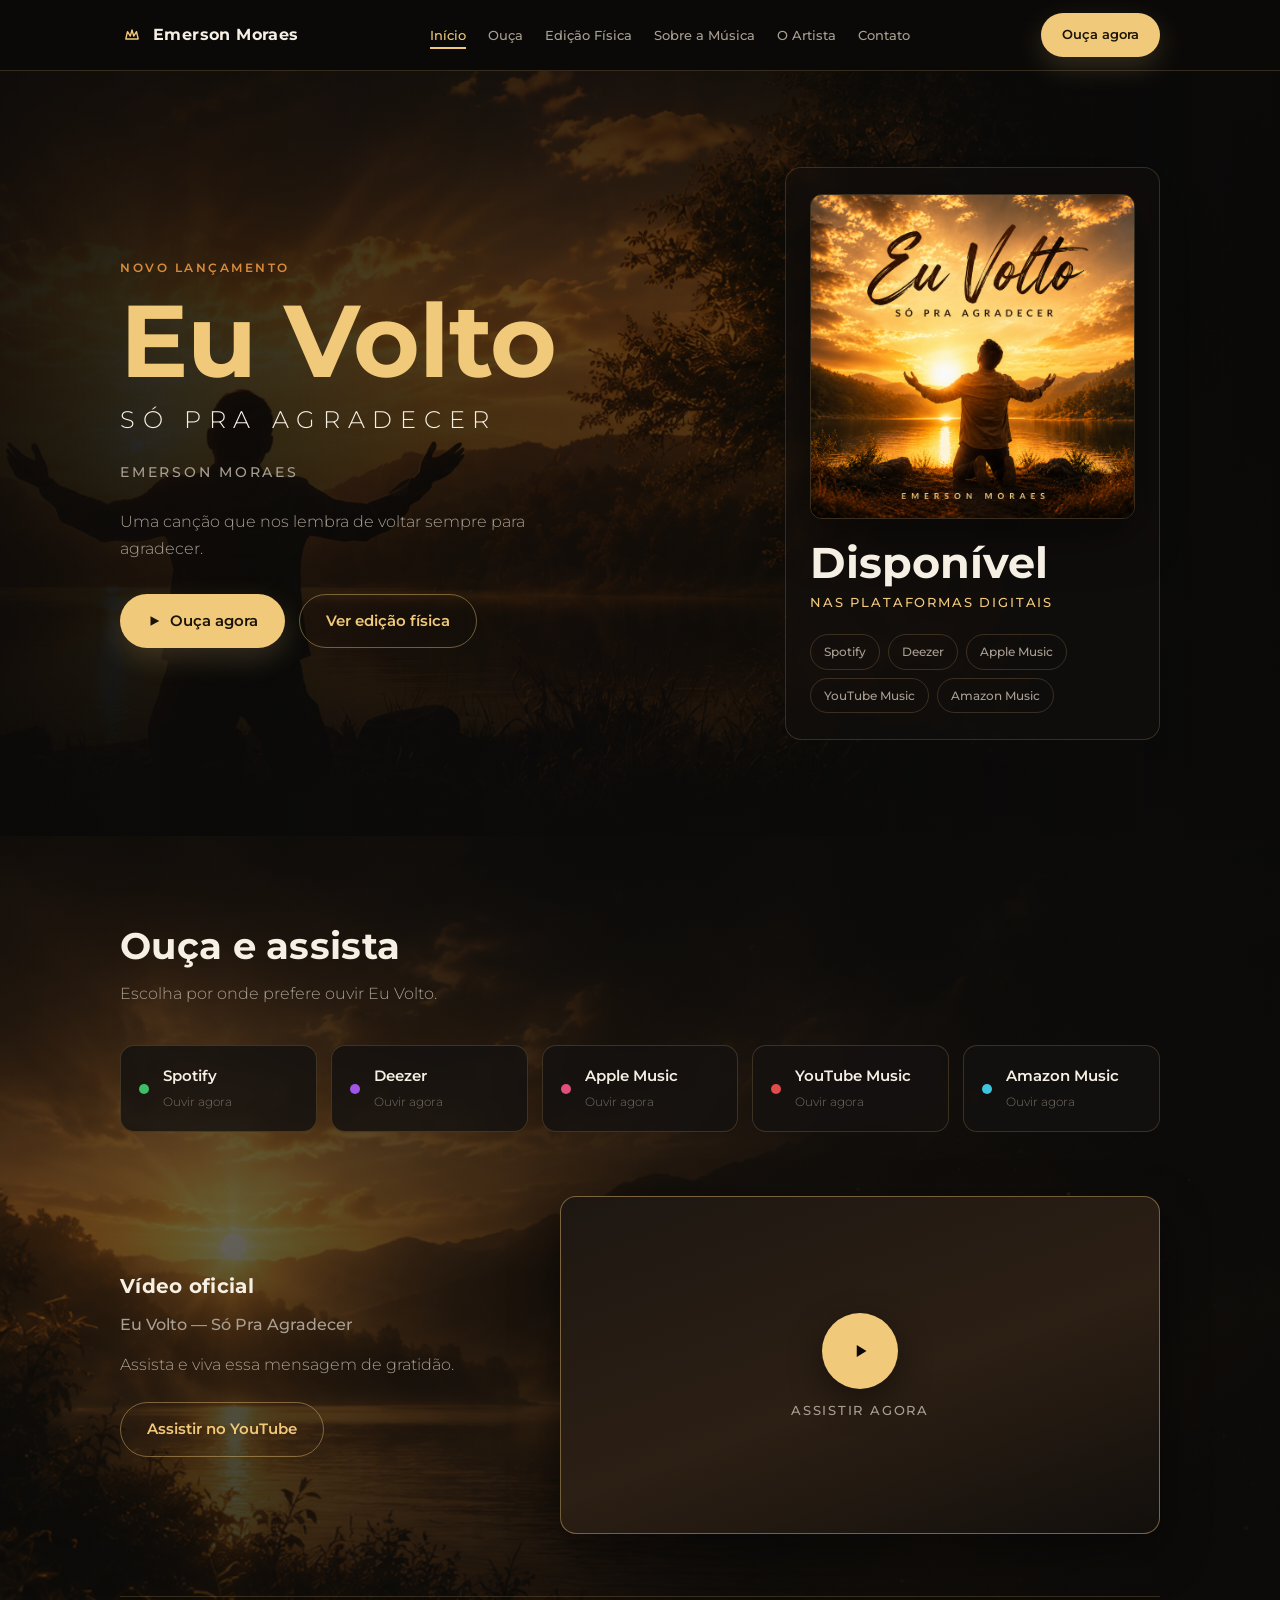
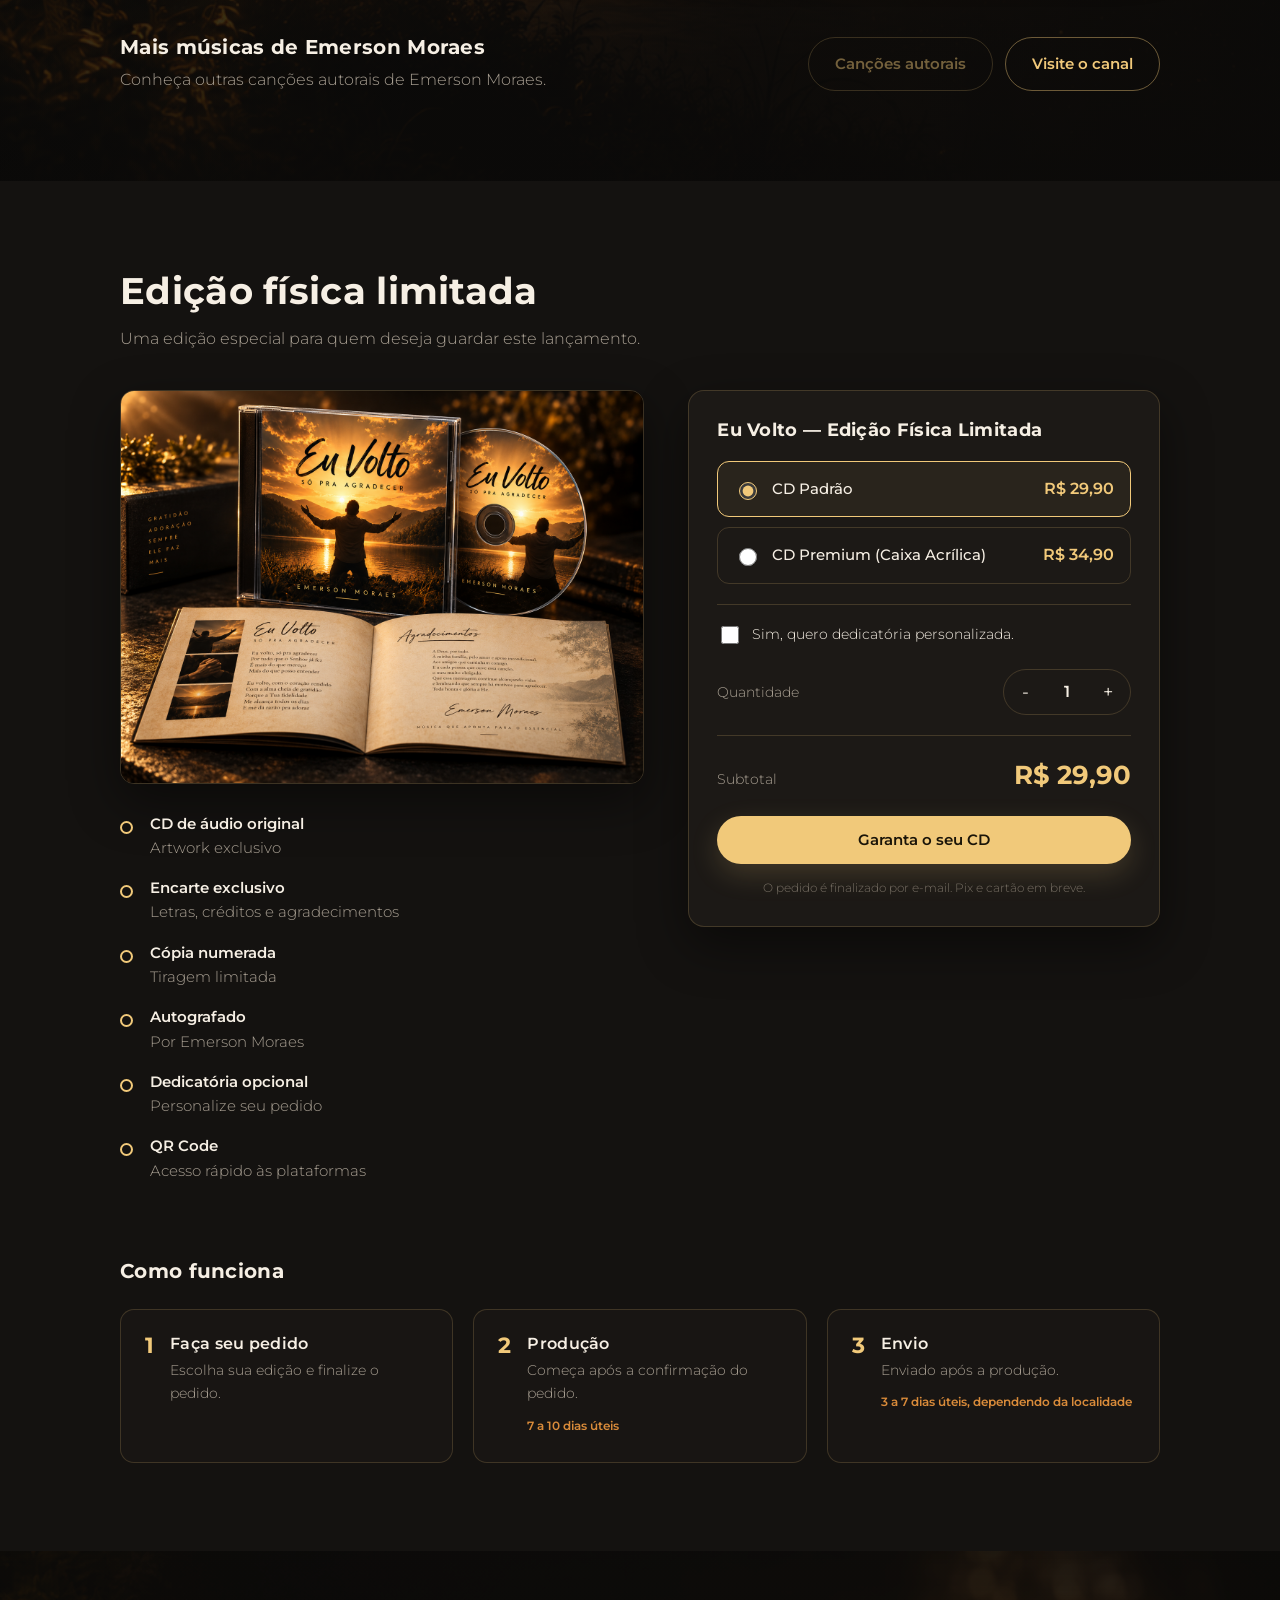
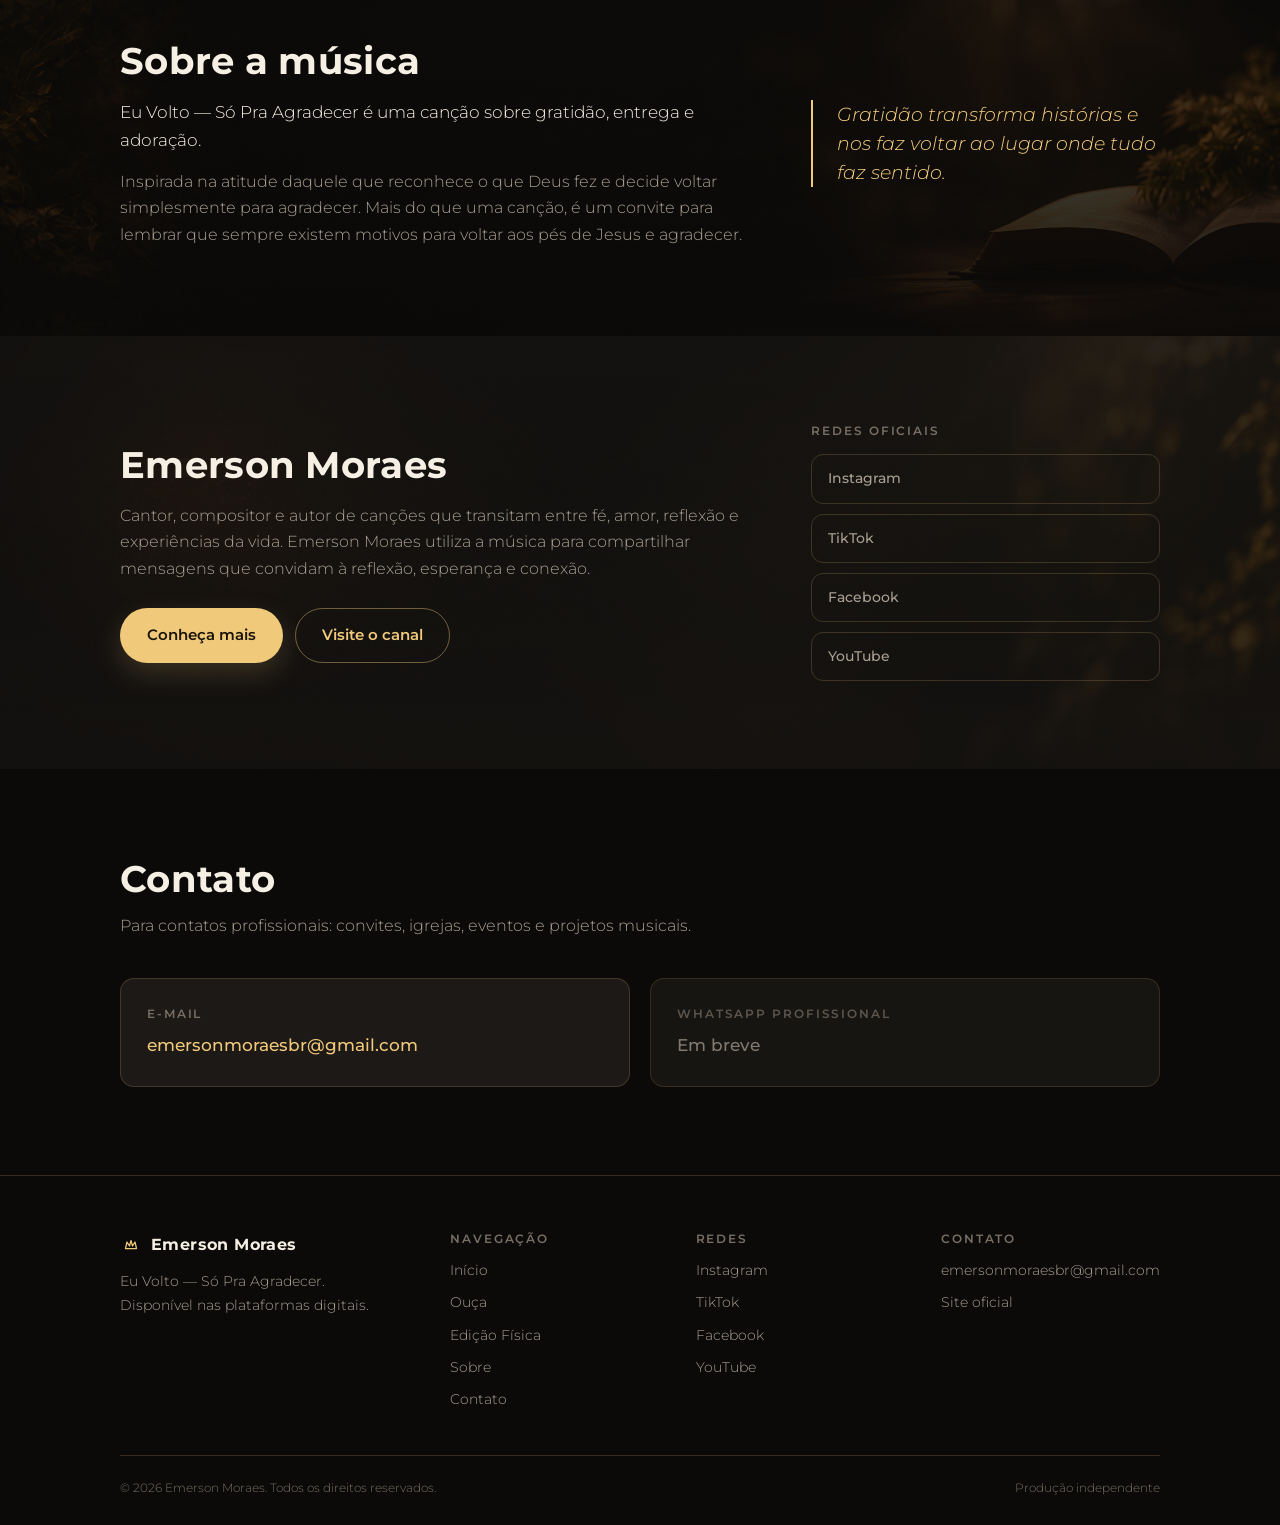
<file: eu-volto/index.html>
<!DOCTYPE html>
<html lang="pt-BR">
<head>
<meta charset="UTF-8" />
<meta name="viewport" content="width=device-width, initial-scale=1.0" />
<title>Eu Volto — Emerson Moraes | Só Pra Agradecer</title>
<meta name="description" content="Ouça Eu Volto — Só Pra Agradecer, lançamento de Emerson Moraes. Uma canção de entrega, gratidão e adoração, disponível nas principais plataformas digitais." />
<link rel="canonical" href="https://emersonmoraesbr.github.io/emersonmoraes/eu-volto/" />

<meta property="og:type" content="music.song" />
<meta property="og:title" content="Eu Volto — Emerson Moraes | Só Pra Agradecer" />
<meta property="og:description" content="Uma canção que nos lembra de voltar sempre para agradecer. Já disponível nas plataformas digitais." />
<meta property="og:url" content="https://emersonmoraesbr.github.io/emersonmoraes/eu-volto/" />
<meta property="og:locale" content="pt_BR" />
<meta property="og:image" content="https://emersonmoraesbr.github.io/emersonmoraes/eu-volto/Capa_Eu_Volto_Emerson_Moraes_3000x3000_RGB.jpg" />
<meta name="twitter:card" content="summary_large_image" />
<meta name="twitter:title" content="Eu Volto — Emerson Moraes | Só Pra Agradecer" />
<meta name="twitter:description" content="Uma canção de entrega, gratidão e adoração. Ouça agora nas plataformas digitais." />
<meta name="twitter:image" content="https://emersonmoraesbr.github.io/emersonmoraes/eu-volto/Capa_Eu_Volto_Emerson_Moraes_3000x3000_RGB.jpg" />

<link rel="preconnect" href="https://fonts.googleapis.com" />
<link rel="preconnect" href="https://fonts.gstatic.com" crossorigin />
<link href="https://fonts.googleapis.com/css2?family=Montserrat:wght@300;400;500;600;700&display=swap" rel="stylesheet" />
<link rel="stylesheet" href="assets/css/style.css" />

<!-- GA4: sem ID por enquanto. Cole aqui o snippet gtag.js quando a conta existir;
os eventos ja estao mapeados em assets/js/main.js (trackEvent). -->
</head>
<body>
<a class="skip-link" href="#inicio">Pular para o conteúdo</a>

<header class="site-header">
<div class="wrap header-row">
<a class="brand" href="../" aria-label="Ir para o site oficial de Emerson Moraes">
<svg width="24" height="18" viewBox="0 0 64 64" fill="none" aria-hidden="true"><path d="M10 46 L16 20 L26 36 L32 14 L38 36 L48 20 L54 46 Z" stroke="currentColor" stroke-width="5" stroke-linejoin="round"/></svg>
Emerson Moraes
</a>

<nav class="main-nav" aria-label="Navegação principal">
<ul>
<li><a href="#inicio">Início</a></li>
<li><a href="#ouca">Ouça</a></li>
<li><a href="#edicao-fisica">Edição Física</a></li>
<li><a href="#sobre-musica">Sobre a Música</a></li>
<li><a href="#artista">O Artista</a></li>
<li><a href="#contato">Contato</a></li>
</ul>
</nav>

<div class="header-end">
<a class="btn btn-gold btn-sm" href="#ouca" data-track="ouca-agora">Ouça agora</a>
<button class="nav-toggle" aria-label="Abrir menu" aria-expanded="false" aria-controls="mobile-nav">
<svg width="18" height="14" viewBox="0 0 18 14" fill="none" aria-hidden="true"><path d="M0 1H18M0 7H18M0 13H18" stroke="currentColor" stroke-width="2"/></svg>
</button>
</div>
</div>

<nav id="mobile-nav" class="mobile-nav" aria-label="Navegação mobile">
<ul>
<li><a href="#inicio">Início</a></li>
<li><a href="#ouca">Ouça</a></li>
<li><a href="#edicao-fisica">Edição Física</a></li>
<li><a href="#sobre-musica">Sobre a Música</a></li>
<li><a href="#artista">O Artista</a></li>
<li><a href="#contato">Contato</a></li>
</ul>
</nav>
</header>

<main>

<section id="inicio" class="hero">
<div class="hero-sky" aria-hidden="true"></div>
<div class="wrap hero-inner">
<div class="hero-copy">
<p class="hero-tag">Novo lançamento</p>
<h1 class="hero-title">Eu Volto</h1>
<p class="hero-sub">Só Pra Agradecer</p>
<p class="hero-artist">Emerson Moraes</p>
<p class="hero-lede">Uma canção que nos lembra de voltar sempre para agradecer.</p>
<div class="hero-actions">
<a class="btn btn-gold" href="#ouca" data-track="ouca-agora">
<svg width="14" height="14" viewBox="0 0 16 16" aria-hidden="true"><path d="M4 2.5v11l10-5.5-10-5.5Z" fill="currentColor"/></svg>
Ouça agora
</a>
<a class="btn btn-line" href="#edicao-fisica">Ver edição física</a>
</div>
</div>

<aside class="hero-status" aria-label="Disponibilidade">
<img class="hero-cover" src="Capa_Eu_Volto_Emerson_Moraes_3000x3000_RGB.jpg" alt="Capa oficial do single Eu Volto — Só Pra Agradecer, de Emerson Moraes" width="600" height="600" fetchpriority="high" />
<p class="status-big">Disponível</p>
<p class="status-small">nas plataformas digitais</p>
<div class="chip-row">
<a class="chip" data-stream="spotify" href="#">Spotify</a>
<a class="chip" data-stream="deezer" href="#">Deezer</a>
<a class="chip" data-stream="appleMusic" href="#">Apple Music</a>
<a class="chip" data-stream="youtubeMusic" href="#">YouTube Music</a>
<a class="chip" data-stream="amazonMusic" href="#">Amazon Music</a>
</div>
</aside>
</div>
</section>

<section id="ouca" class="band">
<div class="wrap">
<div class="head reveal">
<h2>Ouça e assista</h2>
<p>Escolha por onde prefere ouvir Eu Volto.</p>
</div>

<div class="stream-grid reveal">
<a class="stream" data-stream="spotify" href="#"><span class="dot" style="background:#3fbf65"></span><span><strong>Spotify</strong><em>Ouvir agora</em></span></a>
<a class="stream" data-stream="deezer" href="#"><span class="dot" style="background:#a154e8"></span><span><strong>Deezer</strong><em>Ouvir agora</em></span></a>
<a class="stream" data-stream="appleMusic" href="#"><span class="dot" style="background:#e0507f"></span><span><strong>Apple Music</strong><em>Ouvir agora</em></span></a>
<a class="stream" data-stream="youtubeMusic" href="#"><span class="dot" style="background:#e04b4b"></span><span><strong>YouTube Music</strong><em>Ouvir agora</em></span></a>
<a class="stream" data-stream="amazonMusic" href="#"><span class="dot" style="background:#3fc4e0"></span><span><strong>Amazon Music</strong><em>Ouvir agora</em></span></a>
</div>

<div class="video-row reveal">
<div class="video-copy">
<h3>Vídeo oficial</h3>
<p class="video-tag">Eu Volto — Só Pra Agradecer</p>
<p>Assista e viva essa mensagem de gratidão.</p>
<a class="btn btn-line" data-yt="video" href="#" target="_blank" rel="noopener noreferrer">Assistir no YouTube</a>
</div>
<div class="video-frame" id="video-frame">
<button class="play" type="button" aria-label="Carregar e assistir o vídeo oficial de Eu Volto">
<span class="play-circle"><svg viewBox="0 0 24 24" width="26" height="26" aria-hidden="true"><path d="M9 6.5v11l9-5.5-9-5.5Z" fill="#0b0a09"/></svg></span>
<span class="play-label">Assistir agora</span>
</button>
</div>
</div>

<div class="more reveal">
<div>
<h3>Mais músicas de Emerson Moraes</h3>
<p>Conheça outras canções autorais de Emerson Moraes.</p>
</div>
<div class="more-actions">
<a class="btn btn-line" data-yt="playlist" href="#" target="_blank" rel="noopener noreferrer">Canções autorais</a>
<a class="btn btn-line" data-yt="canal" href="#" target="_blank" rel="noopener noreferrer">Visite o canal</a>
</div>
</div>
</div>
</section>

<section id="edicao-fisica" class="band alt">
<div class="wrap">
<div class="head reveal">
<h2>Edição física limitada</h2>
<p>Uma edição especial para quem deseja guardar este lançamento.</p>
</div>

<div class="phys-grid reveal">
<div>
<img class="phys-art" src="ArteCapa.png" alt="Edição física de Eu Volto: CD, encarte aberto e caixa" loading="lazy" width="1200" height="800" />
<ul class="feat-list">
<li><strong>CD de áudio original</strong>Artwork exclusivo</li>
<li><strong>Encarte exclusivo</strong>Letras, créditos e agradecimentos</li>
<li><strong>Cópia numerada</strong>Tiragem limitada</li>
<li><strong>Autografado</strong>Por Emerson Moraes</li>
<li><strong>Dedicatória opcional</strong>Personalize seu pedido</li>
<li><strong>QR Code</strong>Acesso rápido às plataformas</li>
</ul>
</div>

<div class="product">
<h3>Eu Volto — Edição Física Limitada</h3>

<div class="opts">
<label class="opt">
<input type="radio" name="edicao" value="standard" checked />
<span class="opt-name">CD Padrão</span>
<span class="opt-price" data-price="standard"></span>
</label>
<label class="opt">
<input type="radio" name="edicao" value="premium" />
<span class="opt-name">CD Premium (Caixa Acrílica)</span>
<span class="opt-price" data-price="premium"></span>
</label>
</div>

<div class="dedic">
<label class="dedic-check">
<input type="checkbox" id="dedic-check" />
Sim, quero dedicatória personalizada.
</label>
<div class="dedic-fields" id="dedic-fields">
<label for="dedic-text">Como deseja a dedicatória?</label>
<textarea id="dedic-text" rows="2" maxlength="50" placeholder="Ex.: Para minha família, com gratidão."></textarea>
<div class="char-count" id="char-count">0/50</div>
</div>
</div>

<div class="qty-row">
<span class="qty-label" id="qty-label">Quantidade</span>
<div class="qty" role="group" aria-labelledby="qty-label">
<button type="button" id="qty-minus" aria-label="Diminuir quantidade">-</button>
<span id="qty-value" aria-live="polite">1</span>
<button type="button" id="qty-plus" aria-label="Aumentar quantidade">+</button>
</div>
</div>

<div class="subtotal">
<span>Subtotal</span>
<strong id="subtotal">R$ 0,00</strong>
</div>

<button class="btn btn-gold btn-block" type="button" id="buy" data-track="comprar">Garanta o seu CD</button>
<p class="note">O pedido é finalizado por e-mail. Pix e cartão em breve.</p>
</div>
</div>

<div class="steps reveal">
<h3>Como funciona</h3>
<ol>
<li><span class="n">1</span><div><h4>Faça seu pedido</h4><p>Escolha sua edição e finalize o pedido.</p></div></li>
<li><span class="n">2</span><div><h4>Produção</h4><p>Começa após a confirmação do pedido.</p><span class="eta" id="prazo-producao"></span></div></li>
<li><span class="n">3</span><div><h4>Envio</h4><p>Enviado após a produção.</p><span class="eta" id="prazo-envio"></span></div></li>
</ol>
</div>
</div>
</section>

<section id="sobre-musica" class="band">
<div class="wrap">
<div class="about reveal">
<div>
<h2>Sobre a música</h2>
<p class="lede">Eu Volto — Só Pra Agradecer é uma canção sobre gratidão, entrega e adoração.</p>
<p>Inspirada na atitude daquele que reconhece o que Deus fez e decide voltar simplesmente para agradecer. Mais do que uma canção, é um convite para lembrar que sempre existem motivos para voltar aos pés de Jesus e agradecer.</p>
</div>
<blockquote class="quote">
Gratidão transforma histórias e nos faz voltar ao lugar onde tudo faz sentido.
</blockquote>
</div>
</div>
</section>

<section id="artista" class="band alt">
<div class="wrap">
<div class="artist reveal">
<div>
<h2>Emerson Moraes</h2>
<p>Cantor, compositor e autor de canções que transitam entre fé, amor, reflexão e experiências da vida. Emerson Moraes utiliza a música para compartilhar mensagens que convidam à reflexão, esperança e conexão.</p>
<div class="artist-actions">
<a class="btn btn-gold" href="../">Conheça mais</a>
<a class="btn btn-line" data-yt="canal" href="#" target="_blank" rel="noopener noreferrer">Visite o canal</a>
</div>
</div>
<div class="social-col">
<h4>Redes oficiais</h4>
<a href="https://www.instagram.com/emersonmoraesrj/" target="_blank" rel="noopener noreferrer" data-social="instagram">Instagram</a>
<a href="https://www.tiktok.com/@emersonmoraes.br" target="_blank" rel="noopener noreferrer" data-social="tiktok">TikTok</a>
<a href="https://www.facebook.com/EmersonDMoraes" target="_blank" rel="noopener noreferrer" data-social="facebook">Facebook</a>
<a href="https://www.youtube.com/@emersonmoraesbr" target="_blank" rel="noopener noreferrer" data-yt="canal">YouTube</a>
</div>
</div>
</div>
</section>

<section id="contato" class="band">
<div class="wrap">
<div class="head reveal">
<h2>Contato</h2>
<p>Para contatos profissionais: convites, igrejas, eventos e projetos musicais.</p>
</div>
<div class="contact-grid reveal">
<a class="contact-card" href="mailto:emersonmoraesbr@gmail.com" data-track="email">
<span class="c-label">E-mail</span>
<span class="c-value">emersonmoraesbr@gmail.com</span>
</a>
<div class="contact-card muted">
<span class="c-label">WhatsApp profissional</span>
<span class="c-value">Em breve</span>
</div>
</div>
</div>
</section>

</main>

<footer class="site-footer">
<div class="wrap">
<div class="foot-top">
<div>
<a class="brand" href="../">
<svg width="22" height="16" viewBox="0 0 64 64" fill="none" aria-hidden="true"><path d="M10 46 L16 20 L26 36 L32 14 L38 36 L48 20 L54 46 Z" stroke="currentColor" stroke-width="5" stroke-linejoin="round"/></svg>
Emerson Moraes
</a>
<p>Eu Volto — Só Pra Agradecer.<br />Disponível nas plataformas digitais.</p>
</div>
<div class="foot-col">
<h5>Navegação</h5>
<a href="#inicio">Início</a>
<a href="#ouca">Ouça</a>
<a href="#edicao-fisica">Edição Física</a>
<a href="#sobre-musica">Sobre</a>
<a href="#contato">Contato</a>
</div>
<div class="foot-col">
<h5>Redes</h5>
<a href="https://www.instagram.com/emersonmoraesrj/" target="_blank" rel="noopener noreferrer" data-social="instagram">Instagram</a>
<a href="https://www.tiktok.com/@emersonmoraes.br" target="_blank" rel="noopener noreferrer" data-social="tiktok">TikTok</a>
<a href="https://www.facebook.com/EmersonDMoraes" target="_blank" rel="noopener noreferrer" data-social="facebook">Facebook</a>
<a href="https://www.youtube.com/@emersonmoraesbr" target="_blank" rel="noopener noreferrer" data-yt="canal">YouTube</a>
</div>
<div class="foot-col">
<h5>Contato</h5>
<a href="mailto:emersonmoraesbr@gmail.com" data-track="email">emersonmoraesbr@gmail.com</a>
<a href="../">Site oficial</a>
</div>
</div>
<div class="foot-bottom">
<span>&copy; 2026 Emerson Moraes. Todos os direitos reservados.</span>
<span>Produção independente</span>
</div>
</div>
</footer>

<script src="assets/js/main.js" defer></script>
</body>
</html>
</file>
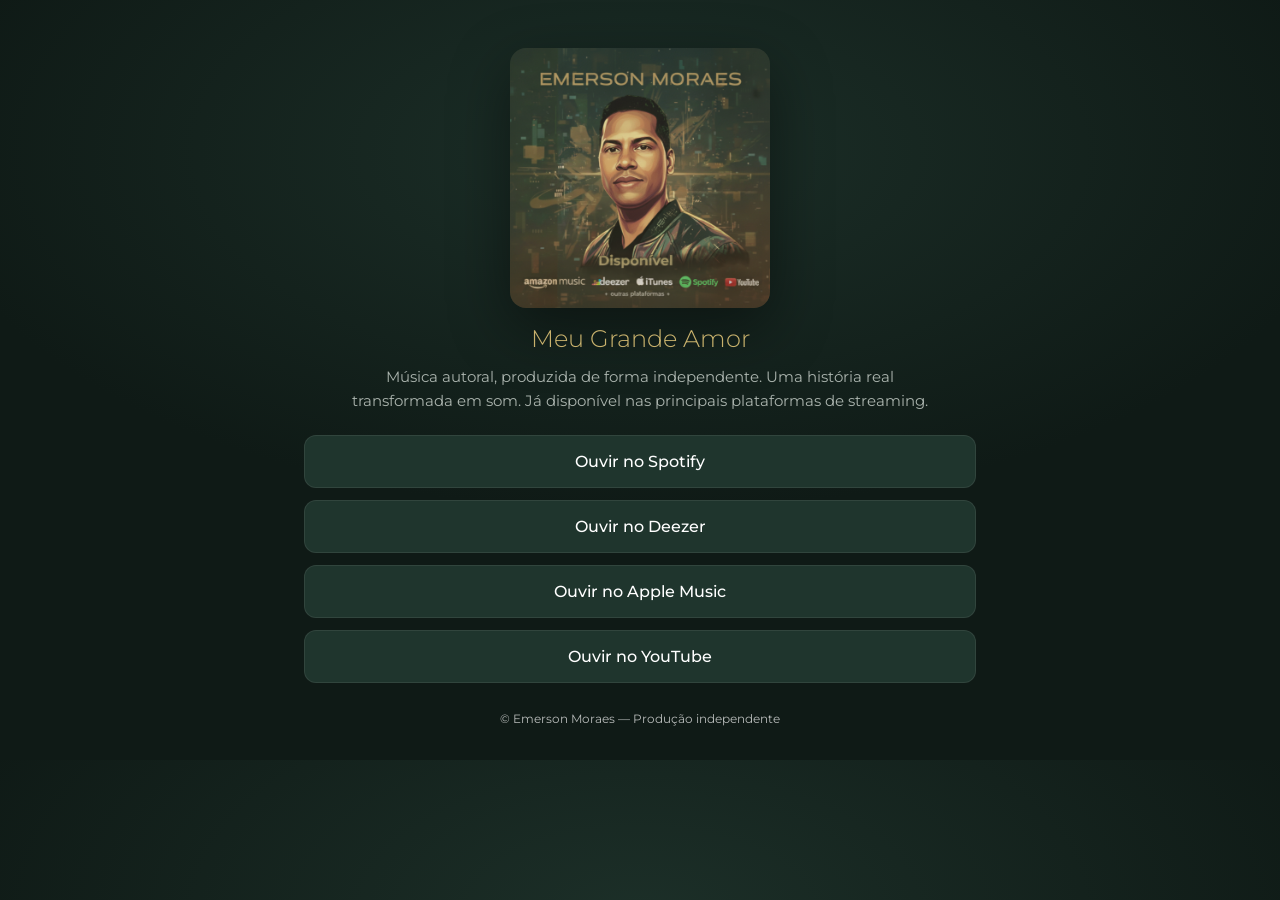
<file: meu-grande-amor/index.html>
<!DOCTYPE html>
<html lang="pt-BR">
<head>
  <meta charset="UTF-8" />
  <meta name="viewport" content="width=device-width, initial-scale=1.0"/>

  <title>Emerson Moraes • Lançamento</title>

  <link
    href="https://fonts.googleapis.com/css2?family=Montserrat:wght@300;500;700&display=swap"
    rel="stylesheet"
  >

  <style>
    :root{
      --bg:#0f1a16;
      --gold:#c9b26d;
      --muted:#aab3ad;
      --card:#16231e;
      --btn:#1f352d;
      --btnHover:#2a4a3e;
    }

    *{
      box-sizing:border-box;
    }

    body{
      margin:0;
      font-family:'Montserrat',sans-serif;
      background:radial-gradient(
        1200px 600px at 50% 20%,
        #1c2f28 0%,
        var(--bg) 60%
      );
      color:#fff;
    }

    .wrap{
      max-width:720px;
      margin:0 auto;
      padding:24px;
      text-align:center;
    }

    .cover{
      margin:24px auto 16px;
      max-width:260px;
      border-radius:16px;
      overflow:hidden;
      box-shadow:0 20px 60px rgba(0,0,0,.45);
    }

    .cover img{
      width:100%;
      height:auto;
      display:block;
    }

    h1{
      margin:18px 0 6px;
      font-size:28px;
      letter-spacing:.5px;
    }

    h2{
      margin:0 0 12px;
      font-weight:300;
      color:var(--gold);
    }

    p{
      margin:0 auto 22px;
      max-width:580px;
      color:var(--muted);
      line-height:1.6;
      font-size:15px;
    }

    .btns{
      display:grid;
      gap:12px;
      margin:10px 0 28px;
    }

    .btn{
      padding:16px 18px;
      background:var(--btn);
      border-radius:12px;
      text-decoration:none;
      color:#fff;
      font-weight:500;
      transition:.2s ease;
      border:1px solid rgba(255,255,255,.08);
    }

    .btn:hover{
      background:var(--btnHover);
    }

    footer{
      opacity:.7;
      font-size:12px;
      padding-bottom:10px;
    }
  </style>
</head>

<body>
  <main class="wrap">

    <div class="cover">
      <img
        src="EmersonMoraesDisponivel.png"
        alt="Capa do lançamento"
      >
    </div>

    <h2>Meu Grande Amor</h2>

    <p>
      Música autoral, produzida de forma independente.
      Uma história real transformada em som.
      Já disponível nas principais plataformas de streaming.
    </p>

    <section class="btns">
      <a
        class="btn"
        href="https://open.spotify.com/intl-pt/album/5nqEYiVuPJf6mYp9H5uqPb?si=lOpy5wTQRz-5p2_WA6RIPw"
        target="_blank"
      >
        Ouvir no Spotify
      </a>

      <a
        class="btn"
        href="https://link.deezer.com/s/327YM9XAGCofOwdxJ6c5O"
        target="_blank"
      >
        Ouvir no Deezer
      </a>

      <a
        class="btn"
        href="https://music.apple.com/br/album/meu-grande-amor-single/1862869097"
        target="_blank"
      >
        Ouvir no Apple Music
      </a>

      <a
        class="btn"
        href="https://music.youtube.com/watch?v=mljhM9efieg&si=-3dbnBMDPRnHYOIE"
        target="_blank"
      >
        Ouvir no YouTube
      </a>
    </section>

    <footer>
      © Emerson Moraes — Produção independente
    </footer>

  </main>
</body>
</html>
</file>
<file: eu-volto/assets/css/style.css>
/* Eu Volto — Só Pra Agradecer | Emerson Moraes
   Landing do lançamento. Identidade: Montserrat + dourado do site oficial. */

:root{
--black:#0b0a09;
--graphite:#141210;
--graphite-2:#1c1916;
--gold:#f1c97a;
--gold-deep:#c9a35a;
--amber:#d98b3a;
--cream:#f6efe4;
--muted:#a89f92;
--muted-2:#776f64;
--stroke:rgba(241,201,122,.18);
--stroke-strong:rgba(241,201,122,.42);
--shadow:0 18px 50px rgba(0,0,0,.45);
--header-h:70px;
--radius:16px;
}

*{box-sizing:border-box}

html{scroll-behavior:smooth;scroll-padding-top:calc(var(--header-h) + 10px)}

body{
margin:0;
font-family:'Montserrat',system-ui,-apple-system,sans-serif;
font-weight:300;
color:var(--cream);
background:var(--black);
line-height:1.65;
-webkit-font-smoothing:antialiased;
overflow-x:hidden;
}

img{max-width:100%;display:block}
a{color:inherit;text-decoration:none}
ul,ol{margin:0;padding:0;list-style:none}
button{font-family:inherit}

.wrap{width:100%;max-width:1080px;margin:0 auto;padding:0 20px}

h1,h2,h3,h4,h5{margin:0;font-weight:700;letter-spacing:.3px;line-height:1.2}
h2{font-size:clamp(1.6rem,4vw,2.3rem)}
h3{font-size:1.25rem}

.skip-link{position:absolute;left:-999px;top:0;z-index:999;background:var(--gold);color:var(--black);padding:12px 18px;font-weight:700;border-radius:0 0 10px 0}
.skip-link:focus{left:0}
:focus-visible{outline:2px solid var(--gold);outline-offset:3px}

/* ---------- botões ---------- */
.btn{
display:inline-flex;align-items:center;justify-content:center;gap:9px;
min-height:48px;padding:14px 26px;border-radius:999px;
font-weight:600;font-size:.92rem;cursor:pointer;
border:1px solid transparent;
transition:background .2s ease,border-color .2s ease,color .2s ease,box-shadow .2s ease;
}
.btn-gold{background:var(--gold);color:#1a1408;box-shadow:0 10px 28px rgba(241,201,122,.18)}
.btn-gold:hover{background:#f7d891;box-shadow:0 14px 34px rgba(241,201,122,.28)}
.btn-line{border-color:var(--stroke-strong);color:var(--gold)}
.btn-line:hover{background:rgba(241,201,122,.08)}
.btn-sm{min-height:40px;padding:10px 20px;font-size:.83rem}
.btn-block{width:100%}
.btn[aria-disabled="true"]{opacity:.45;cursor:not-allowed}

/* ---------- header ---------- */
.site-header{
position:sticky;top:0;z-index:500;
background:rgba(11,10,9,.82);
backdrop-filter:blur(14px);
-webkit-backdrop-filter:blur(14px);
border-bottom:1px solid var(--stroke);
}
.header-row{height:var(--header-h);display:flex;align-items:center;justify-content:space-between;gap:20px}
.brand{display:flex;align-items:center;gap:9px;font-weight:700;font-size:1rem;letter-spacing:.4px;white-space:nowrap;color:var(--cream)}
.brand svg{color:var(--gold);flex-shrink:0}
.brand:hover{color:var(--gold)}

.main-nav ul{display:flex;gap:22px}
.main-nav a{font-size:.82rem;font-weight:500;color:var(--muted);padding:6px 0;position:relative;transition:color .2s ease}
.main-nav a::after{content:"";position:absolute;left:0;right:0;bottom:0;height:2px;background:var(--gold);transform:scaleX(0);transform-origin:left;transition:transform .25s ease}
.main-nav a:hover{color:var(--cream)}
.main-nav a.active{color:var(--gold)}
.main-nav a.active::after{transform:scaleX(1)}

.header-end{display:flex;align-items:center;gap:12px}
.nav-toggle{display:none;width:44px;height:44px;align-items:center;justify-content:center;background:transparent;border:1px solid var(--stroke-strong);border-radius:10px;color:var(--cream);cursor:pointer}

.mobile-nav{display:none}

@media (max-width:900px){
.main-nav{display:none}
.nav-toggle{display:flex}
.mobile-nav{display:block;position:fixed;inset:var(--header-h) 0 auto 0;background:rgba(11,10,9,.98);border-bottom:1px solid var(--stroke);opacity:0;transform:translateY(-10px);pointer-events:none;transition:opacity .22s ease,transform .22s ease}
.mobile-nav.open{opacity:1;transform:translateY(0);pointer-events:auto}
.mobile-nav ul{padding:14px 20px 24px}
.mobile-nav a{display:block;padding:15px 2px;font-size:1.02rem;font-weight:500;border-bottom:1px solid var(--stroke)}
.mobile-nav a.active{color:var(--gold)}
}

/* ---------- hero ---------- */
.hero{position:relative;overflow:hidden;padding:0}
.hero-sky{
position:absolute;inset:0;overflow:hidden;
background:linear-gradient(180deg,#0b0a09 0%,#171310 45%,#241a12 78%,#0b0a09 100%);
}
/* A arte entra desfocada: vira atmosfera, nao concorre com o titulo. */
.hero-sky::before{
content:"";position:absolute;inset:0;
background:url("../../Inicio.png") center 45%/cover no-repeat;
}
.hero-sky::after{
content:"";position:absolute;inset:0;
background:
linear-gradient(90deg, rgba(11,10,9,.90) 0%, rgba(11,10,9,.62) 42%, rgba(11,10,9,.55) 70%, rgba(11,10,9,.82) 100%),
linear-gradient(180deg, rgba(11,10,9,.55) 0%, rgba(11,10,9,.10) 30%, rgba(11,10,9,.70) 82%, #0b0a09 100%);
}

/* Fundos das seções — a imagem entra por tras de um veu escuro para o texto continuar legivel. */
#ouca{
background:
linear-gradient(90deg, rgba(11,10,9,.35) 0%, rgba(11,10,9,.55) 45%, rgba(11,10,9,.80) 100%),
linear-gradient(180deg, rgba(11,10,9,.55) 0%, rgba(11,10,9,.35) 40%, rgba(11,10,9,.80) 100%),
url("../../AssistaAgora.png") left center/cover no-repeat,
var(--black);
background-attachment:scroll;
}
/* Os cartoes ganham fundo proprio para nao sumirem sobre a foto. */
#ouca .stream{background:rgba(20,18,16,.82);backdrop-filter:blur(4px)}
#ouca .stream:hover{background:rgba(35,31,26,.92)}
#sobre-musica{
background:
linear-gradient(180deg, rgba(11,10,9,.92) 0%, rgba(11,10,9,.78) 50%, rgba(11,10,9,.94) 100%),
url("../../sobreamusica.png") center/cover no-repeat,
var(--black);
}
#artista{
background:
linear-gradient(180deg, rgba(20,18,16,.93) 0%, rgba(20,18,16,.80) 50%, rgba(20,18,16,.95) 100%),
url("../../oartista.png") center/cover no-repeat,
var(--graphite);
}

/* Mockup da edicao fisica */
.phys-art{
width:100%;
height:auto;
border-radius:14px;
border:1px solid var(--stroke);
box-shadow:var(--shadow);
margin-bottom:28px;
}
.hero-inner{position:relative;z-index:1;display:grid;grid-template-columns:1.25fr .75fr;gap:40px;align-items:center;padding-top:96px;padding-bottom:96px}

.hero-tag{margin:0 0 14px;font-size:.72rem;font-weight:600;letter-spacing:.22em;text-transform:uppercase;color:var(--amber)}
.hero-title{font-size:clamp(3.2rem,10vw,6.4rem);font-weight:700;letter-spacing:-1px;line-height:.95;color:var(--gold)}
.hero-sub{margin:10px 0 0;font-size:clamp(1.05rem,2.6vw,1.5rem);font-weight:300;letter-spacing:.32em;text-transform:uppercase;color:var(--cream)}
.hero-artist{margin:22px 0 0;font-size:.86rem;font-weight:500;letter-spacing:.2em;text-transform:uppercase;color:var(--muted)}
.hero-lede{margin:24px 0 0;max-width:44ch;color:var(--muted);font-size:1.02rem}
.hero-actions{margin-top:32px;display:flex;flex-wrap:wrap;gap:14px}

.hero-status{border:1px solid var(--stroke);border-radius:var(--radius);background:rgba(20,18,16,.55);backdrop-filter:blur(6px);padding:26px 24px}
.hero-cover{
width:100%;
height:auto;
aspect-ratio:1/1;
object-fit:cover;
border-radius:12px;
border:1px solid var(--stroke);
box-shadow:var(--shadow);
margin-bottom:22px;
}

.status-big{margin:0;font-size:clamp(1.9rem,4.6vw,2.7rem);font-weight:700;line-height:1;color:var(--cream)}
.status-small{margin:8px 0 0;font-size:.82rem;font-weight:500;letter-spacing:.14em;text-transform:uppercase;color:var(--gold)}
.chip-row{margin-top:20px;display:flex;flex-wrap:wrap;gap:8px}
.chip{padding:7px 13px;border:1px solid var(--stroke);border-radius:999px;font-size:.75rem;font-weight:500;color:var(--muted);transition:border-color .2s ease,color .2s ease}
.chip:hover{border-color:var(--gold);color:var(--gold)}
.chip[aria-disabled="true"]{opacity:.5}

@media (max-width:900px){
.hero-inner{grid-template-columns:1fr;padding-top:64px;padding-bottom:72px;gap:32px}
}

/* ---------- bandas ---------- */
.band{padding:88px 0;background:var(--black)}
.band.alt{background:var(--graphite)}
.head{max-width:620px;margin-bottom:38px}
.head p{margin:12px 0 0;color:var(--muted)}

/* ---------- streaming ---------- */
.stream-grid{display:grid;grid-template-columns:repeat(auto-fit,minmax(190px,1fr));gap:14px}
.stream{display:flex;align-items:center;gap:14px;padding:17px 18px;border:1px solid var(--stroke);border-radius:14px;background:var(--graphite-2);transition:border-color .2s ease,background .2s ease}
.stream:hover{border-color:var(--stroke-strong);background:#231f1a}
.stream .dot{width:10px;height:10px;border-radius:50%;flex-shrink:0}
.stream strong{display:block;font-size:.95rem;font-weight:600;color:var(--cream)}
.stream em{font-style:normal;font-size:.75rem;color:var(--muted-2)}
.stream[aria-disabled="true"]{opacity:.5}

/* ---------- vídeo ---------- */
.video-row{margin-top:64px;display:grid;grid-template-columns:.8fr 1.2fr;gap:40px;align-items:center}
.video-tag{margin:8px 0 0;color:var(--gold);font-weight:500}
.video-copy p{color:var(--muted);margin:14px 0 0}
.video-copy .btn{margin-top:24px}
.video-frame{position:relative;aspect-ratio:16/9;border:1px solid var(--stroke-strong);border-radius:var(--radius);overflow:hidden;background:linear-gradient(160deg,#1d1712 0%,#2c1f14 55%,#120f0c 100%);box-shadow:var(--shadow)}
.video-frame iframe{position:absolute;inset:0;width:100%;height:100%;border:0}
.play{position:absolute;inset:0;display:flex;flex-direction:column;align-items:center;justify-content:center;gap:14px;background:transparent;border:0;cursor:pointer;color:var(--cream)}
.play-circle{width:76px;height:76px;border-radius:50%;background:var(--gold);display:flex;align-items:center;justify-content:center;box-shadow:0 12px 34px rgba(0,0,0,.45);transition:transform .2s ease}
.play:hover .play-circle{transform:scale(1.06)}
.play-label{font-size:.8rem;font-weight:500;letter-spacing:.14em;text-transform:uppercase;color:var(--muted)}

/* ---------- mais músicas ---------- */
.more{margin-top:62px;padding-top:38px;border-top:1px solid var(--stroke);display:flex;flex-wrap:wrap;align-items:center;justify-content:space-between;gap:22px}
.more p{margin:8px 0 0;color:var(--muted);max-width:42ch}
.more-actions{display:flex;flex-wrap:wrap;gap:12px}

/* ---------- edição física ---------- */
.phys-grid{display:grid;grid-template-columns:1fr .9fr;gap:44px;align-items:start}
.feat-list{display:grid;gap:16px}
.feat-list li{position:relative;padding-left:30px;color:var(--muted);font-size:.92rem}
.feat-list li::before{content:"";position:absolute;left:0;top:9px;width:9px;height:9px;border-radius:50%;border:2px solid var(--gold)}
.feat-list strong{display:block;font-weight:600;color:var(--cream)}

.product{border:1px solid var(--stroke);border-radius:var(--radius);background:var(--graphite-2);padding:28px;box-shadow:var(--shadow)}
.product h3{font-size:1.15rem}
.opts{margin-top:20px;display:grid;gap:10px}
.opt{display:flex;align-items:center;gap:12px;padding:14px 16px;border:1px solid var(--stroke);border-radius:12px;cursor:pointer;transition:border-color .2s ease,background .2s ease}
.opt:hover{border-color:var(--stroke-strong)}
.opt.selected{border-color:var(--gold);background:rgba(241,201,122,.06)}
.opt input{accent-color:var(--gold);width:18px;height:18px;flex-shrink:0}
.opt-name{flex:1;font-size:.92rem;font-weight:500}
.opt-price{font-weight:600;color:var(--gold)}

.dedic{margin-top:20px;padding-top:18px;border-top:1px solid var(--stroke)}
.dedic-check{display:flex;align-items:center;gap:10px;font-size:.9rem;cursor:pointer}
.dedic-check input{accent-color:var(--gold);width:18px;height:18px}
.dedic-fields{margin-top:14px;display:none}
.dedic-fields.open{display:block}
.dedic-fields label{display:block;font-size:.8rem;color:var(--muted);margin-bottom:8px}
.dedic-fields textarea{width:100%;resize:none;padding:12px 14px;border:1px solid var(--stroke);border-radius:10px;background:var(--graphite);color:var(--cream);font-family:inherit;font-size:.9rem}
.dedic-fields textarea:focus{border-color:var(--gold)}
.char-count{margin-top:6px;text-align:right;font-size:.74rem;color:var(--muted-2)}
.char-count.limit{color:var(--amber)}

.qty-row{margin-top:22px;display:flex;align-items:center;justify-content:space-between;gap:14px}
.qty-label{font-size:.85rem;color:var(--muted)}
.qty{display:flex;align-items:center;border:1px solid var(--stroke);border-radius:999px;overflow:hidden}
.qty button{width:44px;height:44px;background:transparent;border:0;color:var(--cream);font-size:1.1rem;cursor:pointer}
.qty button:hover{background:rgba(241,201,122,.1);color:var(--gold)}
.qty span{min-width:38px;text-align:center;font-weight:600}

.subtotal{margin-top:20px;padding-top:18px;border-top:1px solid var(--stroke);display:flex;align-items:baseline;justify-content:space-between}
.subtotal span{font-size:.85rem;color:var(--muted)}
.subtotal strong{font-size:1.6rem;font-weight:700;color:var(--gold)}
.product .btn{margin-top:20px}
.note{margin:14px 0 0;text-align:center;font-size:.76rem;color:var(--muted-2)}

.steps{margin-top:76px}
.steps ol{margin-top:26px;display:grid;grid-template-columns:repeat(3,1fr);gap:20px}
.steps li{display:flex;gap:16px;padding:24px;border:1px solid var(--stroke);border-radius:14px;background:rgba(28,25,22,.5)}
.steps .n{font-size:1.4rem;font-weight:700;color:var(--gold);line-height:1}
.steps h4{font-size:1rem;font-weight:600}
.steps p{margin:6px 0 0;color:var(--muted);font-size:.88rem}
.steps .eta{display:inline-block;margin-top:10px;font-size:.76rem;font-weight:600;color:var(--amber)}

@media (max-width:900px){
.phys-grid{grid-template-columns:1fr;gap:32px}
.steps ol{grid-template-columns:1fr}
.video-row{grid-template-columns:1fr;gap:28px}
}

/* ---------- sobre / artista ---------- */
.about,.artist{display:grid;grid-template-columns:1.3fr .7fr;gap:44px;align-items:center}
.about .lede{margin:16px 0 0;font-size:1.06rem;color:var(--cream)}
.about p{margin:14px 0 0;color:var(--muted)}
.quote{margin:0;padding-left:24px;border-left:2px solid var(--gold);font-size:1.2rem;font-style:italic;color:var(--gold);line-height:1.5}

.artist p{margin:16px 0 0;color:var(--muted);max-width:58ch}
.artist-actions{margin-top:26px;display:flex;flex-wrap:wrap;gap:12px}
.social-col{display:grid;gap:10px;align-content:start}
.social-col h5,.social-col h4{margin:0 0 6px;font-size:.74rem;font-weight:600;letter-spacing:.16em;text-transform:uppercase;color:var(--muted-2)}
.social-col a{padding:12px 16px;border:1px solid var(--stroke);border-radius:12px;font-size:.88rem;font-weight:500;color:var(--muted);transition:border-color .2s ease,color .2s ease}
.social-col a:hover{border-color:var(--gold);color:var(--gold)}

@media (max-width:900px){
.about,.artist{grid-template-columns:1fr;gap:28px}
}

/* ---------- contato ---------- */
.contact-grid{display:grid;grid-template-columns:1fr 1fr;gap:20px}
.contact-card{display:grid;gap:8px;padding:26px;border:1px solid var(--stroke);border-radius:14px;background:var(--graphite-2);transition:border-color .2s ease}
.contact-card:hover{border-color:var(--stroke-strong)}
.contact-card.muted{opacity:.75}
.contact-card.muted:hover{border-color:var(--stroke)}
.c-label{font-size:.74rem;font-weight:600;letter-spacing:.16em;text-transform:uppercase;color:var(--muted-2)}
.c-value{font-size:1.05rem;font-weight:500;color:var(--gold);word-break:break-word}
.contact-card.muted .c-value{color:var(--muted)}

@media (max-width:700px){
.contact-grid{grid-template-columns:1fr}
}

/* ---------- footer ---------- */
.site-footer{background:var(--black);border-top:1px solid var(--stroke);padding:56px 0 26px}
.foot-top{display:grid;grid-template-columns:1.4fr 1fr 1fr 1fr;gap:34px}
.foot-top>div>p{margin:12px 0 0;color:var(--muted);font-size:.88rem}
.foot-col{display:grid;gap:9px;align-content:start}
.foot-col h5{font-size:.74rem;font-weight:600;letter-spacing:.16em;text-transform:uppercase;color:var(--muted-2);margin-bottom:4px}
.foot-col a{color:var(--muted);font-size:.88rem;transition:color .2s ease}
.foot-col a:hover{color:var(--gold)}
.foot-bottom{margin-top:44px;padding-top:22px;border-top:1px solid var(--stroke);display:flex;flex-wrap:wrap;justify-content:space-between;gap:10px;font-size:.78rem;color:var(--muted-2)}

@media (max-width:800px){
.foot-top{grid-template-columns:1fr 1fr}
}
@media (max-width:520px){
.foot-top{grid-template-columns:1fr}
.band{padding:64px 0}
}

/* ---------- reveal ---------- */
.reveal{opacity:1;transform:none}
.js-reveal .reveal{opacity:0;transform:translateY(14px);transition:opacity .6s ease,transform .6s ease}
.js-reveal .reveal.in{opacity:1;transform:none}

@media (prefers-reduced-motion:reduce){
html{scroll-behavior:auto}
.reveal,.js-reveal .reveal{opacity:1;transform:none;transition:none}
*,*::before,*::after{animation-duration:.01ms !important;transition-duration:.01ms !important}
}
</file>
